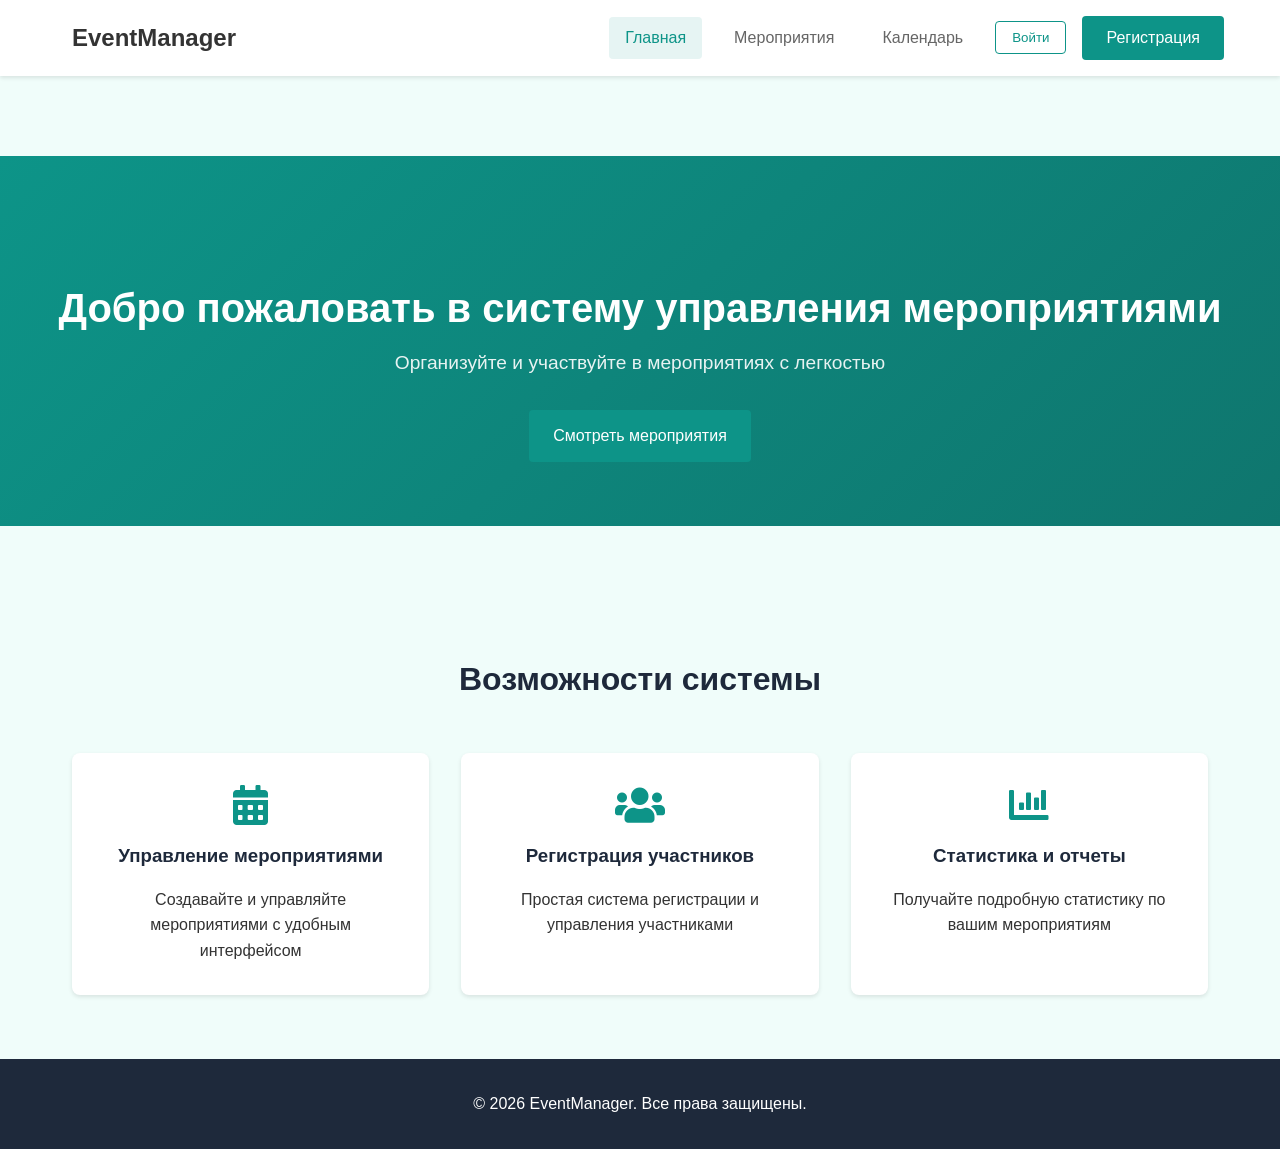
<file: frontend/index.html>
<!DOCTYPE html>
<html lang="ru">
<head>
    <meta charset="UTF-8">
    <meta name="viewport" content="width=device-width, initial-scale=1.0">
    <title>Система управления мероприятиями</title>
    <link rel="stylesheet" href="./styles/main.css">
    <link rel="stylesheet" href="https://cdnjs.cloudflare.com/ajax/libs/font-awesome/5.15.4/css/all.min.css">
</head>
<body>
    <header>
        <nav>
            <div class="logo">
                <a href="./index.html">EventManager</a>
            </div>
            <div class="nav-links">
                <a href="./index.html" class="active">Главная</a>
                <a href="./events.html">Мероприятия</a>
                <a href="./calendar.html">Календарь</a>
                <div class="auth-buttons">
                    <button class="btn btn-outline login-btn">Войти</button>
                    <button class="btn btn-primary register-btn">Регистрация</button>
                </div>
                <div class="user-menu" style="display: none;">
                    <span class="username"></span>
                    <div class="dropdown-content">
                        <a href="/profile.html">Профиль</a>
                        <a href="/admin/" class="admin-link" style="display: none;">Админ панель</a>
                        <a href="./admin.html" class="admin-link" style="display: none;">Модерация</a>
                        <a href="#" id="logout-button">Выйти</a>
                    </div>
                </div>
            </div>
        </nav>
    </header>

    <main>
        <section class="hero">
            <h1>Добро пожаловать в систему управления мероприятиями</h1>
            <p>Организуйте и участвуйте в мероприятиях с легкостью</p>
            <div class="hero-buttons">
                <a href="./events.html" class="btn btn-primary">Смотреть мероприятия</a>
            </div>
        </section>

        <section class="features">
            <h2>Возможности системы</h2>
            <div class="features-grid">
                <div class="feature-card">
                    <i class="fas fa-calendar-alt"></i>
                    <h3>Управление мероприятиями</h3>
                    <p>Создавайте и управляйте мероприятиями с удобным интерфейсом</p>
                </div>
                <div class="feature-card">
                    <i class="fas fa-users"></i>
                    <h3>Регистрация участников</h3>
                    <p>Простая система регистрации и управления участниками</p>
                </div>
                <div class="feature-card">
                    <i class="fas fa-chart-bar"></i>
                    <h3>Статистика и отчеты</h3>
                    <p>Получайте подробную статистику по вашим мероприятиям</p>
                </div>
            </div>
        </section>
    </main>

    <footer>
        <p>&copy; 2026 EventManager. Все права защищены.</p>
    </footer>

    <!-- Загрузка скриптов -->
    <script src="./js/config.js" defer></script>
    <script src="./js/auth.js" defer></script>
    <script src="./js/navigation.js" defer></script>
    <script src="./js/main.js" defer></script>
</body>
</html>
</file>
<file: frontend/styles/main.css>
:root {
    --primary-color: #0d9488;
    --primary-dark: #0f766e;
    --secondary-color: #1e293b;
    --accent-color: #e74c3c;
    --text-color: #333;
    --light-text: #666;
    --background-color: #f0fdfa;
    --white: #ffffff;
    --border-color: #ddd;
    --success-color: #10b981;
    --error-color: #e74c3c;
    --warning-color: #f59e0b;
    --shadow: 0 2px 4px rgba(0, 0, 0, 0.1);
    --shadow-hover: 0 4px 8px rgba(0, 0, 0, 0.2);
    --transition: all 0.3s ease;
    --border-radius: 8px;
}

* {
    margin: 0;
    padding: 0;
    box-sizing: border-box;
}

body {
    font-family: Arial, sans-serif;
    margin: 0;
    padding: 0;
    background-color: var(--background-color);
    line-height: 1.6;
    color: var(--text-color);
    min-height: 100vh;
    display: flex;
    flex-direction: column;
}

/* Header styles */
header {
    background-color: #fff;
    box-shadow: 0 2px 4px rgba(0,0,0,0.1);
    padding: 0;
    position: sticky;
    top: 0;
    z-index: 100;
}

nav {
    max-width: 1200px;
    margin: 0 auto;
    display: flex;
    justify-content: space-between;
    align-items: center;
    padding: 1rem;
}

.nav-links {
    display: flex;
    gap: 1rem;
    align-items: center;
}

nav a {
    color: #333;
    text-decoration: none;
    padding: 0.5rem 1rem;
    border-radius: 4px;
    transition: all 0.3s;
    font-weight: 500;
}

nav a:hover {
    background-color: #f0fdfa;
    color: var(--primary-color);
}

nav a.active {
    color: var(--primary-color);
    background-color: #ccfbf1;
}

.logo a {
    font-size: 1.5rem;
    font-weight: bold;
    color: #333;
    text-decoration: none;
}

.nav-links a {
    color: #666;
    text-decoration: none;
    font-weight: 500;
    padding: 0.5rem 1rem;
    border-radius: 4px;
    transition: all 0.3s ease;
}

.nav-links a:hover {
    color: var(--primary-color);
    background-color: rgba(13, 148, 136, 0.1);
}

.nav-links a.active {
    color: var(--primary-color);
    background-color: rgba(13, 148, 136, 0.1);
}

/* Button styles */
.btn {
    padding: 0.5rem 1rem;
    border: none;
    border-radius: 4px;
    font-weight: 500;
    cursor: pointer;
    transition: all 0.3s ease;
}

.btn-primary {
    background-color: var(--primary-color);
    color: white;
    border: none;
    padding: 0.8rem 1.5rem;
    border-radius: 4px;
    cursor: pointer;
    font-size: 1rem;
    transition: all 0.3s;
    text-decoration: none;
    display: inline-block;
    text-align: center;
}

.btn-primary:hover {
    background-color: var(--primary-dark);
    transform: translateY(-1px);
    box-shadow: 0 2px 4px rgba(0,0,0,0.2);
}

.btn-outline {
    background-color: transparent;
    border: 1px solid var(--primary-color);
    color: var(--primary-color);
}

.btn-outline:hover {
    background-color: var(--primary-color);
    color: #fff;
}

.btn-secondary {
    background-color: #95a5a6;
    color: white;
    box-shadow: 0 2px 5px rgba(149, 165, 166, 0.3);
}

.btn-secondary:hover {
    background-color: #7f8c8d;
    transform: translateY(-2px);
    box-shadow: 0 4px 8px rgba(149, 165, 166, 0.4);
}

.btn-secondary:active {
    transform: translateY(0);
    box-shadow: 0 2px 3px rgba(149, 165, 166, 0.3);
}

.btn-large {
    padding: 1rem 2rem;
    font-size: 1.1rem;
}

/* Hero section */
.hero {
    padding: 8rem 2rem 4rem;
    text-align: center;
    background: linear-gradient(135deg, var(--primary-color), var(--primary-dark));
    color: var(--white);
    margin-bottom: 4rem;
}

.hero h1 {
    font-size: 2.5rem;
    margin-bottom: 1rem;
    line-height: 1.2;
}

.hero p {
    font-size: 1.2rem;
    margin-bottom: 2rem;
    opacity: 0.9;
    max-width: 600px;
    margin-left: auto;
    margin-right: auto;
}

.hero-buttons {
    display: flex;
    gap: 1rem;
    justify-content: center;
}

/* Features section */
.features {
    padding: 4rem 2rem;
    max-width: 1200px;
    margin: 0 auto;
}

.features h2 {
    text-align: center;
    margin-bottom: 3rem;
    font-size: 2rem;
    color: var(--secondary-color);
}

.features-grid {
    display: grid;
    grid-template-columns: repeat(auto-fit, minmax(300px, 1fr));
    gap: 2rem;
}

.feature-card {
    background-color: var(--white);
    padding: 2rem;
    border-radius: var(--border-radius);
    box-shadow: var(--shadow);
    text-align: center;
    transition: var(--transition);
}

.feature-card:hover {
    transform: translateY(-5px);
    box-shadow: var(--shadow-hover);
}

.feature-card i {
    font-size: 2.5rem;
    color: var(--primary-color);
    margin-bottom: 1rem;
}

.feature-card h3 {
    margin-bottom: 1rem;
    color: var(--secondary-color);
}

/* Events page styles */
.events-section {
    padding: 8rem 2rem 4rem;
    max-width: 1200px;
    margin: 0 auto;
}

.events-header {
    text-align: center;
    margin-bottom: 3rem;
}

.events-header h1 {
    font-size: 2.5rem;
    color: var(--secondary-color);
    margin-bottom: 1rem;
}

.events-filters {
    display: flex;
    justify-content: space-between;
    align-items: center;
    margin-bottom: 2rem;
    gap: 1rem;
    flex-wrap: wrap;
}

.search-box {
    position: relative;
    flex: 1;
    max-width: 400px;
}

.search-box input {
    width: 100%;
    padding: 0.8rem 1rem 0.8rem 2.5rem;
    border: 1px solid var(--border-color);
    border-radius: var(--border-radius);
    font-size: 1rem;
    transition: var(--transition);
}

.search-box input:focus {
    outline: none;
    border-color: var(--primary-color);
    box-shadow: 0 0 0 2px rgba(13, 148, 136, 0.2);
}

.search-box i {
    position: absolute;
    left: 1rem;
    top: 50%;
    transform: translateY(-50%);
    color: var(--light-text);
}

.filter-buttons {
    display: flex;
    gap: 0.5rem;
}

.filter-buttons .btn {
    padding: 0.5rem 1rem;
    font-size: 0.9rem;
}

.filter-buttons .btn.active {
    background-color: var(--primary-color);
    color: white;
}

.events-grid {
    display: grid;
    grid-template-columns: repeat(auto-fill, minmax(350px, 1fr));
    gap: 2rem;
}

.event-card {
    background-color: var(--white);
    border-radius: var(--border-radius);
    box-shadow: var(--shadow);
    overflow: hidden;
    transition: var(--transition);
}

.event-card:hover {
    transform: translateY(-5px);
    box-shadow: var(--shadow-hover);
}

.event-card h3 {
    margin-bottom: 0.5rem;
    color: var(--secondary-color);
}

.event-date {
    color: var(--light-text);
    font-size: 0.9rem;
    margin-bottom: 1rem;
}

.event-description {
    color: var(--light-text);
    line-height: 1.6;
    margin-bottom: 1rem;
}

.status-pending {
    background-color: #ffd700;
    color: #000;
}

.status-approved {
    background-color: #4CAF50;
    color: white;
}

.status-rejected {
    background-color: #f44336;
    color: white;
}

.status-published {
    background-color: var(--primary-color);
    color: white;
}

/* Form styles */
.form-group {
    margin-bottom: 15px;
}

.form-group label {
    display: block;
    margin-bottom: 5px;
    font-weight: 500;
}

.form-group input[type="text"],
.form-group input[type="email"],
.form-group input[type="number"],
.form-group input[type="date"],
.form-group input[type="time"],
.form-group select,
.form-group textarea {
    width: 100%;
    padding: 8px;
    border: 1px solid #ddd;
    border-radius: 4px;
    font-size: 14px;
}

.form-group textarea {
    min-height: 100px;
    resize: vertical;
}

/* Checkbox group styles */
.checkbox-group {
    display: flex;
    align-items: center;
    gap: 10px;
    margin-bottom: 10px;
}

.checkbox-group input[type="checkbox"] {
    width: auto;
    margin: 0;
}

.checkbox-group label {
    margin: 0;
    font-weight: normal;
}

/* Price group styles */
#priceGroup {
    display: none;
}

#priceGroup input {
    width: 100%;
}

#priceGroup input::before {
    content: "₽";
    position: absolute;
    left: 10px;
    top: 50%;
    transform: translateY(-50%);
    color: #666;
}

/* Error message styles */
.error-message {
    color: #f44336;
    font-size: 0.9rem;
    margin-top: 0.5rem;
}

/* User menu styles */
.user-menu {
    position: relative;
    display: inline-block;
}

.user-menu .username {
    cursor: pointer;
    padding: 0.5rem 1rem;
    border-radius: 4px;
    transition: all 0.3s;
    display: flex;
    align-items: center;
    gap: 0.5rem;
}

.user-menu .username::after {
    content: "▼";
    font-size: 0.8rem;
    transition: transform 0.3s;
}

.user-menu .dropdown-content {
    display: none;
    position: absolute;
    right: 0;
    background-color: white;
    min-width: 160px;
    box-shadow: 0 2px 8px rgba(0,0,0,0.1);
    border-radius: 4px;
    z-index: 1;
}

.user-menu:hover .dropdown-content {
    display: block;
}

.user-menu .dropdown-content a {
    color: #333;
    padding: 0.8rem 1rem;
    text-decoration: none;
    display: block;
    transition: background-color 0.3s;
}

.user-menu .dropdown-content a:hover {
    background-color: #f5f5f5;
}

.user-menu .dropdown-content a.logout-btn {
    color: #f44336;
    border-top: 1px solid #eee;
}

.user-menu .dropdown-content a.logout-btn:hover {
    background-color: #ffebee;
}

/* Auth buttons styles */
.auth-buttons {
    display: flex;
    gap: 1rem;
    align-items: center;
}

/* Loading spinner */
.loading-spinner {
    border: 3px solid #f3f3f3;
    border-top: 3px solid var(--primary-color);
    border-radius: 50%;
    width: 30px;
    height: 30px;
    animation: spin 1s linear infinite;
}

@keyframes spin {
    0% { transform: rotate(0deg); }
    100% { transform: rotate(360deg); }
}

/* Footer styles */
footer {
    background-color: var(--secondary-color);
    color: white;
    text-align: center;
    padding: 2rem;
    margin-top: auto;
}

/* Modal styles */
.modal {
    display: none;
    position: fixed;
    z-index: 1000;
    left: 0;
    top: 0;
    width: 100%;
    height: 100%;
    background-color: rgba(0,0,0,0.5);
}

.modal-content {
    background-color: white;
    margin: 5% auto;
    padding: 2rem;
    border-radius: 8px;
    width: 90%;
    max-width: 500px;
    position: relative;
    animation: modalFadeIn 0.3s ease-out;
}

.close {
    position: absolute;
    right: 1rem;
    top: 1rem;
    font-size: 1.5rem;
    cursor: pointer;
    color: #666;
    transition: color 0.3s;
}

.close:hover {
    color: #333;
}

.form-footer {
    display: flex;
    justify-content: space-between;
    align-items: center;
    margin-top: 1.5rem;
}

.form-footer a {
    color: var(--primary-color);
    text-decoration: none;
    font-size: 0.9rem;
}

.form-footer a:hover {
    text-decoration: underline;
}

/* Responsive styles for modals */
@media (max-width: 768px) {
    .event-content {
        grid-template-columns: 1fr;
    }
    
    .event-image {
        height: 300px;
    }
    
    .event-header {
        flex-direction: column;
        gap: 1rem;
        text-align: center;
    }
    
    .event-actions {
        flex-direction: column;
    }
    
    .event-actions button {
        width: 100%;
    }
    
    nav {
        flex-direction: column;
        gap: 1rem;
    }
    
    .modal-content {
        margin: 10% auto;
        width: 95%;
    }
    
    .info-section {
        padding: 1rem;
    }
}

/* Responsive design */
@media (max-width: 768px) {
    .hero {
        padding: 6rem 1rem 3rem;
    }
    
    .hero h1 {
        font-size: 2rem;
    }
    
    .hero-buttons {
        flex-direction: column;
        align-items: center;
    }
    
    .events-filters {
        flex-direction: column;
        align-items: stretch;
    }
    
    .search-box {
        max-width: none;
    }
    
    .filter-buttons {
        justify-content: center;
    }
}

@media (max-width: 480px) {
    nav {
        padding: 0.5rem;
    }
    
    .nav-links {
        flex-direction: column;
        gap: 0.5rem;
    }
    
    .auth-buttons {
        flex-direction: column;
        gap: 0.5rem;
    }
    
    .feature-card {
        padding: 1.5rem;
    }
}

/* Profile page styles */
.profile-page {
    padding: 2rem;
    max-width: 1200px;
    margin: 0 auto;
    min-height: calc(100vh - 200px); /* Учитываем высоту хедера и футера */
}

.profile-container {
    display: grid;
    grid-template-columns: 1fr 2fr;
    gap: 2rem;
    margin-top: 80px;
}

.profile-header {
    text-align: center;
    margin-bottom: 2rem;
}

.profile-header h1 {
    font-size: 2.5rem;
    color: var(--secondary-color);
    margin-bottom: 1rem;
}

.user-info {
    background: white;
    padding: 2rem;
    border-radius: 8px;
    box-shadow: 0 2px 4px rgba(0,0,0,0.1);
}

.user-info h2 {
    margin-bottom: 1rem;
    color: var(--secondary-color);
    font-size: 1.5rem;
}

.user-info p {
    margin-bottom: 0.5rem;
    color: var(--light-text);
}

.user-info strong {
    color: var(--text-color);
}

.events-section {
    background: white;
    padding: 2rem;
    border-radius: 8px;
    box-shadow: 0 2px 4px rgba(0,0,0,0.1);
}

.events-section h2 {
    margin-bottom: 1.5rem;
    color: var(--secondary-color);
    font-size: 1.5rem;
    border-bottom: 2px solid #f0f0f0;
    padding-bottom: 0.5rem;
}

.events-grid {
    display: grid;
    grid-template-columns: repeat(auto-fill, minmax(300px, 1fr));
    gap: 1.5rem;
}

.event-card {
    background: white;
    border: 1px solid #eee;
    border-radius: 8px;
    padding: 1.5rem;
    transition: all 0.3s ease;
    box-shadow: 0 2px 4px rgba(0,0,0,0.1);
}

.event-card:hover {
    transform: translateY(-2px);
    box-shadow: 0 4px 8px rgba(0,0,0,0.15);
}

.event-header {
    margin-bottom: 1rem;
}

.event-header h3 {
    margin: 0 0 0.5rem 0;
    color: var(--secondary-color);
    font-size: 1.2rem;
}

.status {
    display: inline-block;
    padding: 0.3rem 0.8rem;
    border-radius: 20px;
    font-size: 0.8rem;
    font-weight: 500;
    text-transform: uppercase;
}

.status.pending {
    background-color: #ffd700;
    color: #000;
}

.status.rejected {
    background-color: #f44336;
    color: white;
}

.event-footer {
    display: flex;
    justify-content: space-between;
    align-items: center;
    margin-top: 1.5rem;
    padding-top: 1.5rem;
    border-top: 1px solid #eee;
}

.participants-count {
    display: flex;
    align-items: center;
    gap: 0.8rem;
    color: #555;
    font-size: 1rem;
}

.event-price {
    display: flex;
    align-items: center;
    gap: 0.8rem;
    color: #27ae60;
    font-weight: 600;
    font-size: 1.1rem;
}

.organizer-only {
    margin-top: 4rem;
    padding-top: 3rem;
    border-top: 2px solid #eee;
}

#createEventBtn {
    margin-bottom: 2rem;
    padding: 1rem 2rem;
    background: var(--primary-color);
    color: white;
    border: none;
    border-radius: 8px;
    cursor: pointer;
    font-size: 1.1rem;
    font-weight: 600;
    transition: all 0.3s ease;
    box-shadow: 0 2px 5px rgba(13, 148, 136, 0.3);
}

#createEventBtn:hover {
    background: var(--primary-dark);
    transform: translateY(-2px);
    box-shadow: 0 4px 8px rgba(13, 148, 136, 0.4);
}

#createEventBtn:active {
    transform: translateY(0);
    box-shadow: 0 2px 3px rgba(13, 148, 136, 0.3);
}

/* Calendar styles */
#calendar {
    background: var(--white);
    padding: 20px;
    border-radius: var(--border-radius);
    box-shadow: var(--shadow);
    margin-top: 80px;
}

.fc-event {
    cursor: pointer;
    padding: 2px 4px;
    margin: 1px 0;
    border-radius: 3px;
    transition: var(--transition);
}

.fc-event:hover {
    opacity: 0.9;
    transform: translateY(-1px);
}

.fc-toolbar-title {
    font-size: 1.5em !important;
    color: var(--text-color);
}

.fc-button-primary {
    background-color: var(--primary-color) !important;
    border-color: var(--primary-color) !important;
    transition: var(--transition);
}

.fc-button-primary:hover {
    background-color: var(--primary-dark) !important;
    border-color: var(--primary-dark) !important;
}

#events-list {
    max-height: 400px;
    overflow-y: auto;
    background: var(--white);
    border-radius: var(--border-radius);
    box-shadow: var(--shadow);
    margin-top: 20px;
}

.event-item {
    padding: 15px;
    border-bottom: 1px solid var(--border-color);
    cursor: pointer;
    transition: var(--transition);
}

.event-item:hover {
    background-color: var(--background-color);
}

.event-item:last-child {
    border-bottom: none;
}

.event-time {
    font-size: 0.9em;
    color: var(--light-text);
}

.event-title {
    font-weight: 500;
    margin: 5px 0;
    color: var(--primary-color);
}

.event-location {
    font-size: 0.85em;
    color: var(--light-text);
    display: flex;
    align-items: center;
    gap: 5px;
}

.event-location i {
    color: var(--primary-color);
}

/* Calendar page layout */
.calendar-page {
    padding: 2rem;
    display: grid;
    grid-template-columns: 1fr 300px;
    gap: 2rem;
    max-width: 1400px;
    margin: 0 auto;
}

@media (max-width: 1024px) {
    .calendar-page {
        grid-template-columns: 1fr;
    }
    
    #events-list {
        max-height: 300px;
    }
}

/* Notification styles */
.notification {
    position: fixed;
    top: 20px;
    right: 20px;
    padding: 1rem;
    border-radius: var(--border-radius);
    background-color: var(--white);
    box-shadow: var(--shadow);
    z-index: 1000;
    display: flex;
    align-items: center;
    gap: 0.5rem;
    transform: translateX(100%);
    transition: transform 0.3s ease;
}

.notification.show {
    transform: translateX(0);
}

.notification.success {
    border-left: 4px solid var(--success-color);
}

.notification.error {
    border-left: 4px solid var(--error-color);
}

.notification i {
    font-size: 1.2rem;
}

.notification.success i {
    color: var(--success-color);
}

.notification.error i {
    color: var(--error-color);
}

.notification-content {
    flex: 1;
}

.notification-title {
    font-weight: 600;
    margin-bottom: 0.2rem;
}

.notification-message {
    font-size: 0.9rem;
    color: var(--light-text);
}

main {
    flex: 1;
    margin-top: 80px; /* Добавляем отступ равный высоте навигационной панели */
}

/* Стили для страницы профиля */
.profile-section {
    padding: 2rem;
    max-width: 1200px;
    margin: 0 auto;
}

.profile-card {
    background: white;
    border-radius: 8px;
    box-shadow: 0 2px 4px rgba(0,0,0,0.1);
    padding: 2rem;
    margin-bottom: 2rem;
}

.profile-header {
    text-align: center;
    margin-bottom: 2rem;
}

.profile-header h2 {
    color: #333;
    font-size: 1.8rem;
    margin-bottom: 1rem;
}

.profile-info {
    margin-bottom: 1.5rem;
}

.profile-info p {
    margin-bottom: 0.5rem;
    color: #666;
}

.profile-info strong {
    color: #333;
}

.events-section {
    margin-top: 2rem;
}

.events-section h2 {
    color: #333;
    font-size: 1.5rem;
    margin-bottom: 1.5rem;
    border-bottom: 2px solid #f0f0f0;
    padding-bottom: 0.5rem;
}

.events-grid {
    display: grid;
    grid-template-columns: repeat(auto-fill, minmax(300px, 1fr));
    gap: 1.5rem;
}

/* Стили для модального окна редактирования профиля */
.modal-content {
    max-width: 600px;
}

.modal-header {
    border-bottom: 1px solid #eee;
    margin-bottom: 1.5rem;
}

.modal-title {
    color: #333;
    font-size: 1.5rem;
    margin: 0;
}

.modal-body {
    margin-bottom: 1.5rem;
}

.form-group {
    margin-bottom: 1rem;
}

.form-group label {
    display: block;
    margin-bottom: 0.5rem;
    font-weight: 500;
    color: #333;
}

.form-control {
    width: 100%;
    padding: 0.8rem;
    border: 1px solid #ddd;
    border-radius: 4px;
    font-size: 1rem;
    transition: border-color 0.3s;
}

.form-control:focus {
    outline: none;
    border-color: var(--primary-color);
    box-shadow: 0 0 0 2px rgba(13, 148, 136, 0.2);
}

.modal-footer {
    display: flex;
    justify-content: flex-end;
    gap: 1rem;
    border-top: 1px solid #eee;
    padding-top: 1.5rem;
}

/* Адаптивность */
@media (max-width: 768px) {
    .profile-section .row {
        flex-direction: column;
    }
    
    .profile-section .col-md-4,
    .profile-section .col-md-8 {
        width: 100%;
    }
    
    .events-grid {
        grid-template-columns: 1fr;
    }
}

/* Стили для админ-панели */
.admin-section {
    padding: 2rem;
    max-width: 1400px;
    margin: 0 auto;
}

.admin-header {
    margin-bottom: 2rem;
}

.admin-header h1 {
    color: #333;
    font-size: 2rem;
    margin-bottom: 1rem;
}

.admin-content {
    display: flex;
    gap: 2rem;
}

.admin-sidebar {
    width: 250px;
    flex-shrink: 0;
}

.admin-nav {
    background: white;
    border-radius: 8px;
    box-shadow: 0 2px 4px rgba(0,0,0,0.1);
    overflow: hidden;
}

.admin-nav-item {
    display: block;
    padding: 1rem 1.5rem;
    color: #666;
    text-decoration: none;
    border-bottom: 1px solid #eee;
    transition: all 0.3s ease;
    cursor: pointer;
}

.admin-nav-item:hover {
    background-color: #f8f9fa;
    color: #333;
}

.admin-nav-item.active {
    background-color: var(--primary-color);
    color: white;
}

.admin-nav-item i {
    margin-right: 0.5rem;
}

.admin-main {
    flex: 1;
}

.admin-tab {
    display: none;
    background: white;
    border-radius: 8px;
    box-shadow: 0 2px 4px rgba(0,0,0,0.1);
    padding: 2rem;
}

.admin-tab.active {
    display: block;
}

.admin-tab-header {
    display: flex;
    justify-content: space-between;
    align-items: center;
    margin-bottom: 2rem;
    padding-bottom: 1rem;
    border-bottom: 2px solid #f0f0f0;
}

.admin-tab-header h2 {
    color: #333;
    font-size: 1.5rem;
    margin: 0;
}

.admin-table-container {
    overflow-x: auto;
}

.admin-table {
    width: 100%;
    border-collapse: collapse;
}

.admin-table th,
.admin-table td {
    padding: 1rem;
    text-align: left;
    border-bottom: 1px solid #eee;
}

.admin-table th {
    background-color: #f8f9fa;
    font-weight: 600;
    color: #333;
}

.admin-table td {
    color: #666;
}

.admin-table tr:hover {
    background-color: #f8f9fa;
}

.admin-table .actions {
    display: flex;
    gap: 0.5rem;
}

.admin-table .btn-icon {
    padding: 0.5rem;
    border: none;
    background: none;
    color: var(--text-secondary);
    cursor: pointer;
    transition: color 0.3s ease;
}

.admin-table .btn-icon:hover {
    color: var(--primary-color);
}

.admin-table .btn-icon.delete:hover {
    color: var(--danger-color);
}

/* Адаптивность */
@media (max-width: 768px) {
    .admin-content {
        flex-direction: column;
    }

    .admin-sidebar {
        width: 100%;
    }

    .admin-nav {
        display: flex;
        overflow-x: auto;
    }

    .admin-nav-item {
        flex-shrink: 0;
    }

    .admin-tab-header {
        flex-direction: column;
        gap: 1rem;
        align-items: flex-start;
    }
}

.events-subsection {
    margin-bottom: 2rem;
}

.events-subsection h3 {
    color: #333;
    margin-bottom: 1rem;
    font-size: 1.2rem;
}

.events-subsection .events-grid {
    display: grid;
    grid-template-columns: repeat(auto-fill, minmax(300px, 1fr));
    gap: 1.5rem;
    margin-bottom: 1rem;
}

.organizer-only {
    border-top: 1px solid #eee;
    padding-top: 2rem;
    margin-top: 2rem;
}

/* Анимации */
@keyframes modalFadeIn {
    from {
        opacity: 0;
        transform: translateY(-20px);
    }
    to {
        opacity: 1;
        transform: translateY(0);
    }
}

/* Дополнительные стили для улучшения UX */
.event-details {
    animation: fadeIn 0.5s ease-out;
}

@keyframes fadeIn {
    from {
        opacity: 0;
    }
    to {
        opacity: 1;
    }
}

/* Стили для сообщений */
#messageModal .modal-content {
    text-align: center;
    padding: 2rem;
}

#messageModal p {
    margin: 0;
    font-size: 1.1rem;
    color: #333;
}

/* Стили для кнопки выхода */
#logoutBtn {
    background-color: #f44336;
    color: white;
    border: none;
    padding: 0.5rem 1rem;
    border-radius: 4px;
    cursor: pointer;
    transition: all 0.3s;
    font-weight: 500;
    margin-left: 1rem;
}

#logoutBtn:hover {
    background-color: #d32f2f;
    transform: translateY(-1px);
    box-shadow: 0 2px 4px rgba(0,0,0,0.2);
}

/* Стили для модального окна подтверждения */
.modal-buttons {
    display: flex;
    justify-content: flex-end;
    gap: 1rem;
    margin-top: 1.5rem;
}

.modal-buttons .btn {
    padding: 0.5rem 1.5rem;
    border: none;
    border-radius: 4px;
    cursor: pointer;
    font-weight: 500;
    transition: all 0.3s ease;
}

.modal-buttons .btn-danger {
    background-color: #dc3545;
    color: white;
}

.modal-buttons .btn-danger:hover {
    background-color: #c82333;
}

.modal-buttons .btn-secondary {
    background-color: #6c757d;
    color: white;
}

.modal-buttons .btn-secondary:hover {
    background-color: #5a6268;
}

#confirmModal .modal-content {
    max-width: 400px;
    text-align: center;
}

#confirmModal h3 {
    margin-bottom: 1rem;
    color: #333;
}

#confirmModal p {
    margin-bottom: 1.5rem;
    color: #666;
}

/* Стили для сообщения об участии */
.participation-message {
    color: #28a745;
    font-size: 1.1em;
    font-weight: 500;
    text-align: center;
    padding: 10px;
    background-color: #e8f5e9;
    border-radius: 4px;
    margin: 10px 0;
}
</file>
<file: frontend/styles/event.css>
/* Event Page Styles */
.event-details {
    max-width: 1600px;
    margin: 0 auto;
    padding: 2rem 1rem;
    min-height: calc(100vh - 80px);
}

/* Event Header - Modern Hero Section */
.event-header {
    background: linear-gradient(135deg, var(--primary-color) 0%, var(--primary-dark) 100%);
    color: white;
    padding: 4rem 3rem;
    border-radius: 24px;
    margin-bottom: 3rem;
    box-shadow: 0 20px 60px rgba(13, 148, 136, 0.3);
    position: relative;
    overflow: hidden;
    min-height: 450px;
    display: flex;
    align-items: center;
    background-size: cover;
    background-position: center;
    background-repeat: no-repeat;
}

.event-header::before {
    content: '';
    position: absolute;
    top: 0;
    left: 0;
    right: 0;
    bottom: 0;
    background: linear-gradient(135deg, rgba(13, 148, 136, 0.85) 0%, rgba(15, 118, 110, 0.85) 100%);
    z-index: 1;
}

.event-header::after {
    content: '';
    position: absolute;
    top: 0;
    left: 0;
    right: 0;
    bottom: 0;
    background: url('data:image/svg+xml,<svg xmlns="http://www.w3.org/2000/svg" viewBox="0 0 100 100"><defs><pattern id="grain" width="100" height="100" patternUnits="userSpaceOnUse"><circle cx="25" cy="25" r="1" fill="white" opacity="0.1"/><circle cx="75" cy="75" r="1" fill="white" opacity="0.1"/><circle cx="50" cy="10" r="0.5" fill="white" opacity="0.1"/><circle cx="10" cy="60" r="0.5" fill="white" opacity="0.1"/><circle cx="90" cy="40" r="0.5" fill="white" opacity="0.1"/></pattern></defs><rect width="100" height="100" fill="url(%23grain)"/></svg>');
    z-index: 2;
}

.header-content {
    position: relative;
    z-index: 3;
    display: flex;
    justify-content: space-between;
    align-items: flex-start;
    gap: 3rem;
    width: 100%;
}

.event-header h1 {
    font-size: 3.5rem;
    font-weight: 800;
    margin: 0;
    line-height: 1.1;
    flex: 1;
    text-shadow: 0 2px 20px rgba(0, 0, 0, 0.3);
    letter-spacing: -0.02em;
}

.event-status {
    display: inline-block;
    padding: 1rem 2rem;
    border-radius: 50px;
    font-weight: 700;
    font-size: 0.9rem;
    text-transform: uppercase;
    letter-spacing: 1px;
    backdrop-filter: blur(20px);
    border: 2px solid rgba(255, 255, 255, 0.3);
    white-space: nowrap;
    box-shadow: 0 8px 32px rgba(0, 0, 0, 0.2);
    transition: all 0.3s ease;
}

.event-status:hover {
    transform: translateY(-2px);
    box-shadow: 0 12px 40px rgba(0, 0, 0, 0.3);
}

.status-pending {
    background: linear-gradient(45deg, #ffd700, #ffed4e);
    color: #333;
}

.status-approved {
    background: linear-gradient(45deg, #4CAF50, #45a049);
    color: white;
}

.status-rejected {
    background: linear-gradient(45deg, #f44336, #d32f2f);
    color: white;
}

.status-published {
    background: linear-gradient(45deg, var(--primary-color), var(--primary-dark));
    color: white;
}

/* Event Content - Modern Layout */
.event-content {
    margin-bottom: 3rem;
    display: grid;
    grid-template-columns: 1fr 2.5fr;
    gap: 3rem;
    align-items: start;
}

/* Event Image - Modern Styling */
.event-image {
    position: sticky;
    top: 2rem;
    border-radius: 20px;
    overflow: hidden;
    box-shadow: 0 20px 60px rgba(0, 0, 0, 0.15);
    transition: all 0.3s ease;
}

.event-image:hover {
    transform: translateY(-5px);
    box-shadow: 0 30px 80px rgba(0, 0, 0, 0.25);
}

.event-image img {
    width: 100%;
    height: 450px;
    object-fit: cover;
    display: block;
}

/* Event Info - Modern Cards */
.event-info {
    display: flex;
    flex-direction: column;
    gap: 2rem;
}

.info-section {
    background: white;
    padding: 2.5rem;
    border-radius: 20px;
    box-shadow: 0 10px 40px rgba(0, 0, 0, 0.08);
    border: 1px solid rgba(0, 0, 0, 0.05);
    transition: all 0.3s ease;
    position: relative;
    overflow: hidden;
}

.info-section::before {
    content: '';
    position: absolute;
    top: 0;
    left: 0;
    right: 0;
    height: 4px;
    background: linear-gradient(90deg, var(--primary-color), var(--primary-dark));
}

.info-section:hover {
    transform: translateY(-5px);
    box-shadow: 0 20px 60px rgba(0, 0, 0, 0.12);
}

.info-section h2 {
    font-size: 2rem;
    font-weight: 700;
    color: #2c3e50;
    margin: 0 0 2rem 0;
    padding-bottom: 1rem;
    border-bottom: 2px solid #f8f9fa;
    position: relative;
    display: flex;
    align-items: center;
    gap: 1rem;
}

.info-section h2 i {
    color: var(--primary-color);
    font-size: 1.8rem;
    background: linear-gradient(45deg, var(--primary-color), var(--primary-dark));
    -webkit-background-clip: text;
    -webkit-text-fill-color: transparent;
    background-clip: text;
}

.info-section h2::after {
    content: '';
    position: absolute;
    bottom: -2px;
    left: 0;
    width: 60px;
    height: 2px;
    background: linear-gradient(90deg, var(--primary-color), var(--primary-dark));
}

.info-section p {
    font-size: 1.1rem;
    line-height: 1.8;
    color: #555;
    margin: 0;
}

.info-section ul {
    list-style: none;
    padding: 0;
    margin: 0;
}

.info-section li {
    display: flex;
    align-items: center;
    gap: 1.5rem;
    margin-bottom: 1.5rem;
    color: #555;
    padding: 1rem 1.5rem;
    border-radius: 12px;
    transition: all 0.3s ease;
    position: relative;
    background: linear-gradient(135deg, #f8f9fa 0%, #ffffff 100%);
    border: 1px solid rgba(0, 0, 0, 0.05);
}

.info-section li::before {
    content: '';
    position: absolute;
    left: 0;
    top: 0;
    bottom: 0;
    width: 4px;
    background: linear-gradient(180deg, var(--primary-color), var(--primary-dark));
    border-radius: 0 2px 2px 0;
    opacity: 0;
    transition: opacity 0.3s ease;
}

.info-section li:hover {
    background: linear-gradient(135deg, #ffffff 0%, #f8f9fa 100%);
    transform: translateX(5px);
    box-shadow: 0 5px 20px rgba(0, 0, 0, 0.08);
}

.info-section li:hover::before {
    opacity: 1;
}

.info-section li i {
    color: var(--primary-color);
    width: 24px;
    text-align: center;
    font-size: 1.2rem;
    background: linear-gradient(45deg, var(--primary-color), var(--primary-dark));
    -webkit-background-clip: text;
    -webkit-text-fill-color: transparent;
    background-clip: text;
    transition: all 0.3s ease;
}

.info-section li:hover i {
    transform: scale(1.2);
}

.info-section li span {
    flex: 1;
    font-size: 1rem;
    font-weight: 500;
    color: #333;
}

/* Categories - Modern Tags */
.categories-list {
    margin-bottom: 32px;
}

.category-tag {
    background: linear-gradient(45deg, var(--primary-color), var(--primary-dark));
    color: white;
    padding: 0.8rem 1.5rem;
    border-radius: 25px;
    font-size: 0.9rem;
    font-weight: 600;
    transition: all 0.3s ease;
    box-shadow: 0 4px 15px rgba(13, 148, 136, 0.3);
    border: none;
    cursor: default;
}

.category-tag:hover {
    transform: translateY(-2px);
    box-shadow: 0 8px 25px rgba(13, 148, 136, 0.4);
}

/* Event Actions - Modern Buttons */
.event-actions {
    display: flex;
    align-items: center;
    gap: 15px;
    margin-top: 20px;
    flex-wrap: wrap;
}

.event-actions .participation-status {
    margin-top: 0;
}

.event-actions .btn {
    flex: 0 0 auto;
    min-width: 140px;
    padding: 12px 20px;
    border: none;
    border-radius: 8px;
    font-size: 16px;
    font-weight: 500;
    cursor: pointer;
    transition: all 0.3s ease;
    display: flex;
    align-items: center;
    justify-content: center;
    gap: 8px;
}

.event-actions .btn-primary {
    background-color: var(--primary-color);
    color: white;
}

.event-actions .btn-primary:hover {
    background-color: var(--primary-dark);
    transform: translateY(-2px);
}

.btn-secondary {
    background-color: #6c757d;
    color: white;
}

.btn-secondary:hover {
    background-color: #545b62;
    transform: translateY(-2px);
}

.btn-warning {
    background-color: #ffc107;
    color: #212529;
}

.btn-warning:hover {
    background-color: #e0a800;
    transform: translateY(-2px);
}

.btn-danger {
    background-color: #dc3545;
    color: white;
}

.btn-danger:hover {
    background-color: #c82333;
    transform: translateY(-2px);
}

/* Participation Message */
.participation-message {
    background-color: #d4edda;
    color: #155724;
    padding: 12px 16px;
    border-radius: 6px;
    border: 1px solid #c3e6cb;
    font-weight: 500;
    text-align: center;
    margin: 10px 0;
}

/* Participation Info */
.participation-info {
    display: flex;
    align-items: center;
    gap: 15px;
    width: 100%;
}

.participation-info .participation-message {
    background: none;
    border: none;
    padding: 0;
    margin: 0;
    color: #28a745;
    font-weight: 500;
    font-size: 16px;
    flex: 1;
    text-align: left;
}

/* Responsive Design */
@media (max-width: 1024px) {
    .event-header {
        padding: 3rem 2rem;
        min-height: 350px;
    }
    
    .event-header h1 {
        font-size: 2.8rem;
    }
    
    .event-content {
        grid-template-columns: 1fr 2fr;
        gap: 2rem;
    }
    
    .event-image {
        position: static;
    }
}

@media (max-width: 768px) {
    .event-details {
        padding: 1rem;
    }
    
    .event-header {
        padding: 2rem 1.5rem;
        min-height: 300px;
        border-radius: 16px;
    }
    
    .header-content {
        flex-direction: column;
        gap: 1.5rem;
        text-align: center;
    }
    
    .event-header h1 {
        font-size: 2.2rem;
    }
    
    .info-section {
        padding: 1.5rem;
        border-radius: 16px;
    }
    
    .info-section h2 {
        font-size: 1.5rem;
    }
    
    .event-actions {
        flex-direction: column;
    }
    
    .event-actions .btn {
        width: 100%;
        justify-content: center;
    }
    
    .info-section li {
        padding: 0.8rem 1rem;
        gap: 1rem;
    }
    
    .info-section li i {
        font-size: 1rem;
    }
    
    .info-section h2 {
        font-size: 1.3rem;
    }
}

@media (max-width: 480px) {
    .event-header {
        padding: 1.5rem 1rem;
        min-height: 250px;
    }
    
    .event-header h1 {
        font-size: 1.8rem;
    }
    
    .info-section {
        padding: 1rem;
    }
    
    .info-section h2 {
        font-size: 1.2rem;
    }
    
    .category-tag {
        padding: 0.6rem 1rem;
        font-size: 0.8rem;
    }
}

/* Loading Animation */
@keyframes shimmer {
    0% { background-position: -200px 0; }
    100% { background-position: calc(200px + 100%) 0; }
}

.event-details.loading .event-header h1,
.event-details.loading .info-section h2,
.event-details.loading .info-section p {
    background: linear-gradient(90deg, #f0f0f0 25%, #e0e0e0 50%, #f0f0f0 75%);
    background-size: 200px 100%;
    animation: shimmer 1.5s infinite;
    color: transparent;
}

/* Custom Scrollbar */
.event-details * {
    scrollbar-width: thin;
    scrollbar-color: var(--primary-color) #f0f0f0;
}

.event-details ::-webkit-scrollbar {
    width: 8px;
}

.event-details ::-webkit-scrollbar-track {
    background: #f0f0f0;
    border-radius: 4px;
}

.event-details ::-webkit-scrollbar-thumb {
    background: linear-gradient(45deg, var(--primary-color), var(--primary-dark));
    border-radius: 4px;
}

.event-details ::-webkit-scrollbar-thumb:hover {
    background: linear-gradient(45deg, var(--primary-dark), #0d5c54);
}

/* Cancel Participation Button */
.cancel-participation-btn {
    background: linear-gradient(45deg, #ff6b6b, #ee5a52);
    color: white;
    border: none;
    padding: 0.8rem 1.5rem;
    border-radius: 8px;
    font-weight: 600;
    cursor: pointer;
    transition: all 0.3s ease;
    box-shadow: 0 4px 15px rgba(255, 107, 107, 0.3);
}

.cancel-participation-btn:hover {
    transform: translateY(-2px);
    box-shadow: 0 8px 25px rgba(255, 107, 107, 0.4);
}

/* Override main styles for event page */
main .event-details {
    margin-top: 0;
    padding-top: 2rem;
}

/* Стили для статуса участия */
.participation-status {
    margin-top: 10px;
    padding: 8px 12px;
    border-radius: 6px;
    font-size: 14px;
    font-weight: 500;
    display: flex;
    align-items: center;
    gap: 8px;
}

.participation-status.organizer {
    background-color: #fff3cd;
    color: #856404;
    border: 1px solid #ffeaa7;
}

.participation-status.organizer i {
    color: #f39c12;
}

.participation-status.participant {
    background-color: #d4edda;
    color: #155724;
    border: 1px solid #c3e6cb;
}

.participation-status.participant i {
    color: #28a745;
}

/* Стили для маленькой кнопки */
.btn-small {
    padding: 8px 16px;
    font-size: 14px;
    min-width: 120px;
}

.no-seats-message {
    color: #d32f2f;
    font-weight: bold;
    font-size: 1.1em;
    margin: 10px 0;
    text-align: center;
}
</file>
<file: frontend/styles/events.css>
/* Events Page Styles */
.events-header {
    background: linear-gradient(135deg, var(--primary-color) 0%, var(--primary-dark) 100%);
    color: white;
    padding: 4rem 3rem;
    border-radius: 24px;
    margin: 2rem auto 3rem;
    box-shadow: 0 20px 60px rgba(13, 148, 136, 0.3);
    position: relative;
    overflow: hidden;
    max-width: 1600px;
    display: flex;
    flex-direction: column;
    align-items: center;
    background-size: cover;
    background-position: center;
    background-repeat: no-repeat;
}

.events-header::before {
    content: '';
    position: absolute;
    top: 0;
    left: 0;
    right: 0;
    bottom: 0;
    background: linear-gradient(135deg, rgba(13, 148, 136, 0.85) 0%, rgba(15, 118, 110, 0.85) 100%);
    z-index: 1;
}

.events-header::after {
    content: '';
    position: absolute;
    top: 0;
    left: 0;
    right: 0;
    bottom: 0;
    background: url('data:image/svg+xml,<svg xmlns="http://www.w3.org/2000/svg" viewBox="0 0 100 100"><defs><pattern id="grain" width="100" height="100" patternUnits="userSpaceOnUse"><circle cx="25" cy="25" r="1" fill="white" opacity="0.1"/><circle cx="75" cy="75" r="1" fill="white" opacity="0.1"/><circle cx="50" cy="10" r="0.5" fill="white" opacity="0.1"/><circle cx="10" cy="60" r="0.5" fill="white" opacity="0.1"/><circle cx="90" cy="40" r="0.5" fill="white" opacity="0.1"/></pattern></defs><rect width="100" height="100" fill="url(%23grain)"/></svg>');
    z-index: 2;
}

.events-header h1 {
    font-size: 3.5rem;
    font-weight: 800;
    margin: 0 0 2rem 0;
    line-height: 1.1;
    text-shadow: 0 2px 20px rgba(0, 0, 0, 0.3);
    letter-spacing: -0.02em;
    position: relative;
    z-index: 3;
}

.events-controls {
    position: relative;
    z-index: 3;
    display: flex;
    gap: 2rem;
    align-items: center;
    flex-wrap: wrap;
    justify-content: center;
    width: 100%;
    max-width: 800px;
}

/* Search Box - Modern Styling */
.search-box {
    position: relative;
    flex: 1;
    max-width: 400px;
    min-width: 300px;
}

.search-box input {
    width: 100%;
    padding: 1rem 1rem 1rem 3rem;
    border: none;
    border-radius: 50px;
    font-size: 1rem;
    background: rgba(255, 255, 255, 0.95);
    backdrop-filter: blur(20px);
    box-shadow: 0 8px 32px rgba(0, 0, 0, 0.2);
    transition: all 0.3s ease;
    color: #333;
}

.search-box input:focus {
    outline: none;
    background: rgba(255, 255, 255, 1);
    box-shadow: 0 12px 40px rgba(0, 0, 0, 0.3);
    transform: translateY(-2px);
}

.search-box input::placeholder {
    color: #666;
}

.search-box i {
    position: absolute;
    left: 1.2rem;
    top: 50%;
    transform: translateY(-50%);
    color: var(--primary-color);
    font-size: 1.1rem;
    z-index: 2;
}

/* Filter Box - Modern Styling */
.filter-box {
    position: relative;
}

.filter-box select {
    padding: 1rem 2rem;
    border: none;
    border-radius: 50px;
    font-size: 1rem;
    background: rgba(255, 255, 255, 0.95);
    backdrop-filter: blur(20px);
    box-shadow: 0 8px 32px rgba(0, 0, 0, 0.2);
    transition: all 0.3s ease;
    color: #333;
    cursor: pointer;
    min-width: 200px;
    appearance: none;
    background-image: url("data:image/svg+xml,%3csvg xmlns='http://www.w3.org/2000/svg' fill='none' viewBox='0 0 20 20'%3e%3cpath stroke='%23667eea' stroke-linecap='round' stroke-linejoin='round' stroke-width='1.5' d='m6 8 4 4 4-4'/%3e%3c/svg%3e");
    background-position: right 1rem center;
    background-repeat: no-repeat;
    background-size: 1.5em 1.5em;
    padding-right: 3rem;
}

.filter-box select:focus {
    outline: none;
    background-color: rgba(255, 255, 255, 1);
    box-shadow: 0 12px 40px rgba(0, 0, 0, 0.3);
    transform: translateY(-2px);
}

/* Create Event Button - Modern Styling */
#createEventBtn {
    padding: 1rem 2rem;
    border: none;
    border-radius: 50px;
    font-weight: 700;
    font-size: 1rem;
    background: linear-gradient(45deg, #4CAF50, #45a049);
    color: white;
    cursor: pointer;
    transition: all 0.3s ease;
    box-shadow: 0 8px 32px rgba(76, 175, 80, 0.3);
    display: flex;
    align-items: center;
    gap: 0.5rem;
    text-decoration: none;
    backdrop-filter: blur(20px);
    border: 2px solid rgba(255, 255, 255, 0.3);
}

#createEventBtn:hover {
    transform: translateY(-3px);
    box-shadow: 0 12px 40px rgba(76, 175, 80, 0.4);
    background: linear-gradient(45deg, #45a049, #388e3c);
}

#createEventBtn i {
    font-size: 1.1rem;
}

/* Events Grid - Modern Layout */
.events-grid {
    max-width: 1600px;
    margin: 0 auto;
    padding: 0 2rem 4rem;
    display: grid;
    grid-template-columns: repeat(auto-fill, minmax(400px, 1fr));
    gap: 2.5rem;
}

/* Event Card - Modern Styling */
.event-card {
    background: white;
    border-radius: 20px;
    overflow: hidden;
    box-shadow: 0 10px 40px rgba(0, 0, 0, 0.08);
    border: 1px solid rgba(0, 0, 0, 0.05);
    transition: all 0.3s ease;
    position: relative;
    cursor: pointer;
}

.event-card::before {
    content: '';
    position: absolute;
    top: 0;
    left: 0;
    right: 0;
    height: 4px;
    background: linear-gradient(90deg, var(--primary-color), var(--primary-dark));
    z-index: 1;
}

.event-card:hover {
    transform: translateY(-10px);
    box-shadow: 0 20px 60px rgba(0, 0, 0, 0.15);
}

/* Event Card Image */
.event-card .event-image {
    width: 100%;
    height: 250px;
    overflow: hidden;
    position: relative;
}

.event-card .event-image img {
    width: 100%;
    height: 100%;
    object-fit: cover;
    transition: transform 0.3s ease;
}

.event-card:hover .event-image img {
    transform: scale(1.05);
}

/* Event Card Content */
.event-card .event-content {
    padding: 2rem;
}

.event-card h3 {
    font-size: 1.5rem;
    font-weight: 700;
    color: #2c3e50;
    margin: 0 0 1rem 0;
    line-height: 1.3;
    display: -webkit-box;
    line-clamp: 2;
    -webkit-box-orient: vertical;
    overflow: hidden;
}

.event-card .event-date {
    color: var(--primary-color);
    font-size: 0.9rem;
    font-weight: 600;
    margin-bottom: 1rem;
    display: flex;
    align-items: center;
    gap: 0.5rem;
}

.event-card .event-date i {
    font-size: 1rem;
}

.event-card .event-description {
    color: #666;
    line-height: 1.6;
    margin-bottom: 1.5rem;
    display: -webkit-box;
    line-clamp: 3;
    -webkit-box-orient: vertical;
    overflow: hidden;
}

/* Event Card Footer */
.event-card .event-footer {
    display: flex;
    justify-content: space-between;
    align-items: center;
    padding-top: 1.5rem;
    border-top: 1px solid #f0f0f0;
}

.event-card .event-meta {
    display: flex;
    gap: 0.5rem;
    align-items: center;
    flex-wrap: nowrap;
}

.event-card .event-location {
    color: #666;
    font-size: 0.9rem;
    display: flex;
    align-items: center;
    gap: 0.3rem;
}

.event-card .event-participants {
    color: var(--primary-color);
    font-size: 0.9rem;
    font-weight: 600;
    display: flex;
    align-items: center;
    gap: 0.3rem;
}

.event-card .event-status {
    padding: 0.5rem 1rem;
    border-radius: 20px;
    font-size: 0.8rem;
    font-weight: 700;
    text-transform: uppercase;
    letter-spacing: 0.5px;
}

.status-pending {
    background: linear-gradient(45deg, #ffd700, #ffed4e);
    color: #333;
}

.status-approved {
    background: linear-gradient(45deg, #4CAF50, #45a049);
    color: white;
}

.status-rejected {
    background: linear-gradient(45deg, #f44336, #d32f2f);
    color: white;
}

.status-published {
    background: linear-gradient(45deg, var(--primary-color), var(--primary-dark));
    color: white;
}

/* Categories Tags */
.categories-list {
    display: flex;
    flex-wrap: wrap;
    gap: 0.5rem;
    margin-top: 1rem;
    margin-bottom: 1rem;
}

.category-tag {
    background: linear-gradient(45deg, var(--primary-color), var(--primary-dark));
    color: white;
    padding: 0.4rem 0.8rem;
    border-radius: 15px;
    font-size: 0.8rem;
    font-weight: 600;
    transition: all 0.3s ease;
    box-shadow: 0 2px 8px rgba(13, 148, 136, 0.3);
}

.category-tag:hover {
    transform: translateY(-1px);
    box-shadow: 0 4px 12px rgba(13, 148, 136, 0.4);
}

/* Modal Styling */
.modal {
    display: none;
    position: fixed;
    z-index: 1000;
    left: 0;
    top: 0;
    width: 100%;
    height: 100%;
    background-color: rgba(0, 0, 0, 0.5);
    backdrop-filter: blur(4px);
}

.modal-content {
    background: white;
    margin: 5% auto;
    padding: 2.5rem;
    border-radius: 20px;
    width: 90%;
    max-width: 600px;
    position: relative;
    animation: modalFadeIn 0.3s ease-out;
    box-shadow: 0 20px 60px rgba(0, 0, 0, 0.2);
}

.modal-content h2 {
    font-size: 2rem;
    font-weight: 700;
    color: #2c3e50;
    margin: 0 0 2rem 0;
    padding-bottom: 1rem;
    border-bottom: 2px solid #f8f9fa;
    position: relative;
}

.modal-content h2::after {
    content: '';
    position: absolute;
    bottom: -2px;
    left: 0;
    width: 60px;
    height: 2px;
    background: linear-gradient(90deg, var(--primary-color), var(--primary-dark));
}

.close {
    position: absolute;
    right: 1.5rem;
    top: 1.5rem;
    font-size: 2rem;
    cursor: pointer;
    color: #666;
    transition: color 0.3s;
}

.close:hover {
    color: #333;
}

/* Form Styling */
.form-group {
    margin-bottom: 1.5rem;
}

.form-group label {
    display: block;
    margin-bottom: 0.5rem;
    font-weight: 600;
    color: #2c3e50;
    font-size: 1rem;
}

.form-group input,
.form-group textarea,
.form-group select {
    width: 100%;
    padding: 1rem;
    border: 2px solid #e9ecef;
    border-radius: 12px;
    font-size: 1rem;
    transition: all 0.3s ease;
    background: #f8f9fa;
}

.form-group input:focus,
.form-group textarea:focus,
.form-group select:focus {
    outline: none;
    border-color: var(--primary-color);
    background: white;
    box-shadow: 0 0 0 3px rgba(13, 148, 136, 0.1);
}

.form-group textarea {
    min-height: 100px;
    resize: vertical;
}

.checkbox-group {
    display: flex;
    align-items: center;
    gap: 0.5rem;
}

.checkbox-group input[type="checkbox"] {
    width: auto;
    margin: 0;
}

.checkbox-group label {
    margin: 0;
    font-weight: 500;
}

/* Error Message */
.error-message {
    background: linear-gradient(45deg, #f44336, #d32f2f);
    color: white;
    padding: 1rem 1.5rem;
    border-radius: 12px;
    margin-bottom: 1.5rem;
    font-weight: 600;
    display: flex;
    align-items: center;
    gap: 0.5rem;
}

/* Event Card Actions */
.event-actions {
    display: flex;
    gap: 10px;
    margin-top: 15px;
    flex-wrap: wrap;
}

.event-actions .btn {
    flex: 1;
    min-width: 120px;
    padding: 8px 12px;
    border: none;
    border-radius: 6px;
    font-size: 14px;
    font-weight: 500;
    cursor: pointer;
    transition: all 0.3s ease;
    display: flex;
    align-items: center;
    justify-content: center;
    gap: 6px;
}

.btn-primary {
    background-color: var(--primary-color);
    color: white;
}

.btn-primary:hover {
    background-color: #0056b3;
}

.btn-secondary {
    background-color: #6c757d;
    color: white;
}

.btn-secondary:hover {
    background-color: #545b62;
}

.btn-warning {
    background-color: #ffc107;
    color: #212529;
}

.btn-warning:hover {
    background-color: #e0a800;
}

.btn-danger {
    background-color: #dc3545;
    color: white;
}

.btn-danger:hover {
    background-color: #c82333;
}

/* Стили для маленькой кнопки */
.btn-small {
    padding: 6px 12px;
    font-size: 12px;
    min-width: 100px;
}

/* Responsive Design */
@media (max-width: 1024px) {
    .events-header {
        padding: 3rem 2rem;
        margin: 1rem;
    }
    
    .events-header h1 {
        font-size: 2.8rem;
    }
    
    .events-controls {
        flex-direction: column;
        gap: 1.5rem;
    }
    
    .search-box,
    .filter-box {
        width: 100%;
        max-width: none;
    }
    
    .events-grid {
        grid-template-columns: repeat(auto-fill, minmax(350px, 1fr));
        gap: 2rem;
        padding: 0 1rem 3rem;
    }
}

@media (max-width: 768px) {
    .events-header {
        padding: 2rem 1.5rem;
        border-radius: 16px;
    }
    
    .events-header h1 {
        font-size: 2.2rem;
        text-align: center;
    }
    
    .events-controls {
        gap: 1rem;
    }
    
    .search-box input,
    .filter-box select {
        padding: 0.8rem 1rem 0.8rem 2.5rem;
        font-size: 0.9rem;
    }
    
    .events-grid {
        grid-template-columns: 1fr;
        gap: 1.5rem;
        padding: 0 1rem 2rem;
    }
    
    .event-card .event-content {
        padding: 1.5rem;
    }
    
    .event-card .event-footer {
        flex-direction: column;
        gap: 1rem;
        align-items: flex-start;
    }
    
    .event-card .event-meta {
        flex-direction: column;
        gap: 0.8rem;
        width: 100%;
        flex-wrap: wrap;
    }
    
    .event-card .event-location,
    .event-card .event-participants,
    .event-payment {
        width: auto !important;
    }
    
    .event-actions {
        flex-direction: column;
    }
    
    .event-actions .btn {
        width: 100%;
    }
    
    .modal-content {
        margin: 10% auto;
        padding: 1.5rem;
        width: 95%;
    }
}

@media (max-width: 480px) {
    .events-header {
        padding: 1.5rem 1rem;
    }
    
    .events-header h1 {
        font-size: 1.8rem;
    }
    
    .search-box input,
    .filter-box select {
        padding: 0.7rem 1rem 0.7rem 2.2rem;
        font-size: 0.85rem;
    }
    
    .event-card .event-content {
        padding: 1rem;
    }
    
    .event-card h3 {
        font-size: 1.3rem;
    }
    
    .event-payment {
        font-size: 0.8rem;
        padding: 0.2rem 0.6rem;
    }
    
    .event-payment i {
        font-size: 0.7rem;
    }
}

/* Animations */
@keyframes modalFadeIn {
    from {
        opacity: 0;
        transform: translateY(-20px);
    }
    to {
        opacity: 1;
        transform: translateY(0);
    }
}

/* Loading Animation */
@keyframes shimmer {
    0% { background-position: -200px 0; }
    100% { background-position: calc(200px + 100%) 0; }
}

.events-grid.loading .event-card {
    background: linear-gradient(90deg, #f0f0f0 25%, #e0e0e0 50%, #f0f0f0 75%);
    background-size: 200px 100%;
    animation: shimmer 1.5s infinite;
}

/* Custom Scrollbar */
.events-grid * {
    scrollbar-width: thin;
    scrollbar-color: var(--primary-color) #f0f0f0;
}

.events-grid ::-webkit-scrollbar {
    width: 8px;
}

.events-grid ::-webkit-scrollbar-track {
    background: #f0f0f0;
    border-radius: 4px;
}

.events-grid ::-webkit-scrollbar-thumb {
    background: linear-gradient(45deg, var(--primary-color), var(--primary-dark));
    border-radius: 4px;
}

.events-grid ::-webkit-scrollbar-thumb:hover {
    background: linear-gradient(45deg, #5a6fd8, #6a4190);
}

/* Event Payment Type */
.event-payment {
    font-size: 0.9rem;
    font-weight: 600;
    display: flex;
    align-items: center;
    gap: 0.3rem;
    padding: 0.3rem 0.8rem;
    border-radius: 15px;
    transition: all 0.3s ease;
    white-space: nowrap;
}

.event-payment.payment-free {
    background: linear-gradient(45deg, #4CAF50, #45a049);
    color: white;
    box-shadow: 0 2px 8px rgba(76, 175, 80, 0.3);
}

.event-payment.payment-free:hover {
    transform: translateY(-1px);
    box-shadow: 0 4px 12px rgba(76, 175, 80, 0.4);
}

.event-payment.payment-paid {
    background: linear-gradient(45deg, #ff6b6b, #ee5a52);
    color: white;
    box-shadow: 0 2px 8px rgba(255, 107, 107, 0.3);
}

.event-payment.payment-paid:hover {
    transform: translateY(-1px);
    box-shadow: 0 4px 12px rgba(255, 107, 107, 0.4);
}

.event-payment i {
    font-size: 0.8rem;
}

/* Стили для бейджей участия */
.participation-badge {
    display: inline-flex;
    align-items: center;
    gap: 6px;
    padding: 4px 8px;
    border-radius: 12px;
    font-size: 12px;
    font-weight: 500;
    margin-bottom: 8px;
}

.participation-badge.organizer {
    background-color: #fff3cd;
    color: #856404;
    border: 1px solid #ffeaa7;
}

.participation-badge.organizer i {
    color: #f39c12;
}

.participation-badge.participant {
    background-color: #d4edda;
    color: #155724;
    border: 1px solid #c3e6cb;
}

.participation-badge.participant i {
    color: #28a745;
}

.participation-status {
    margin-bottom: 12px;
}

/* Широкие карточки в профиле */
.profile-section .col-md-8 {
    flex: 1 1 100%;
    max-width: 100%;
}
.profile-section .events-grid {
    grid-template-columns: repeat(auto-fill, minmax(400px, 1fr));
}
</file>
